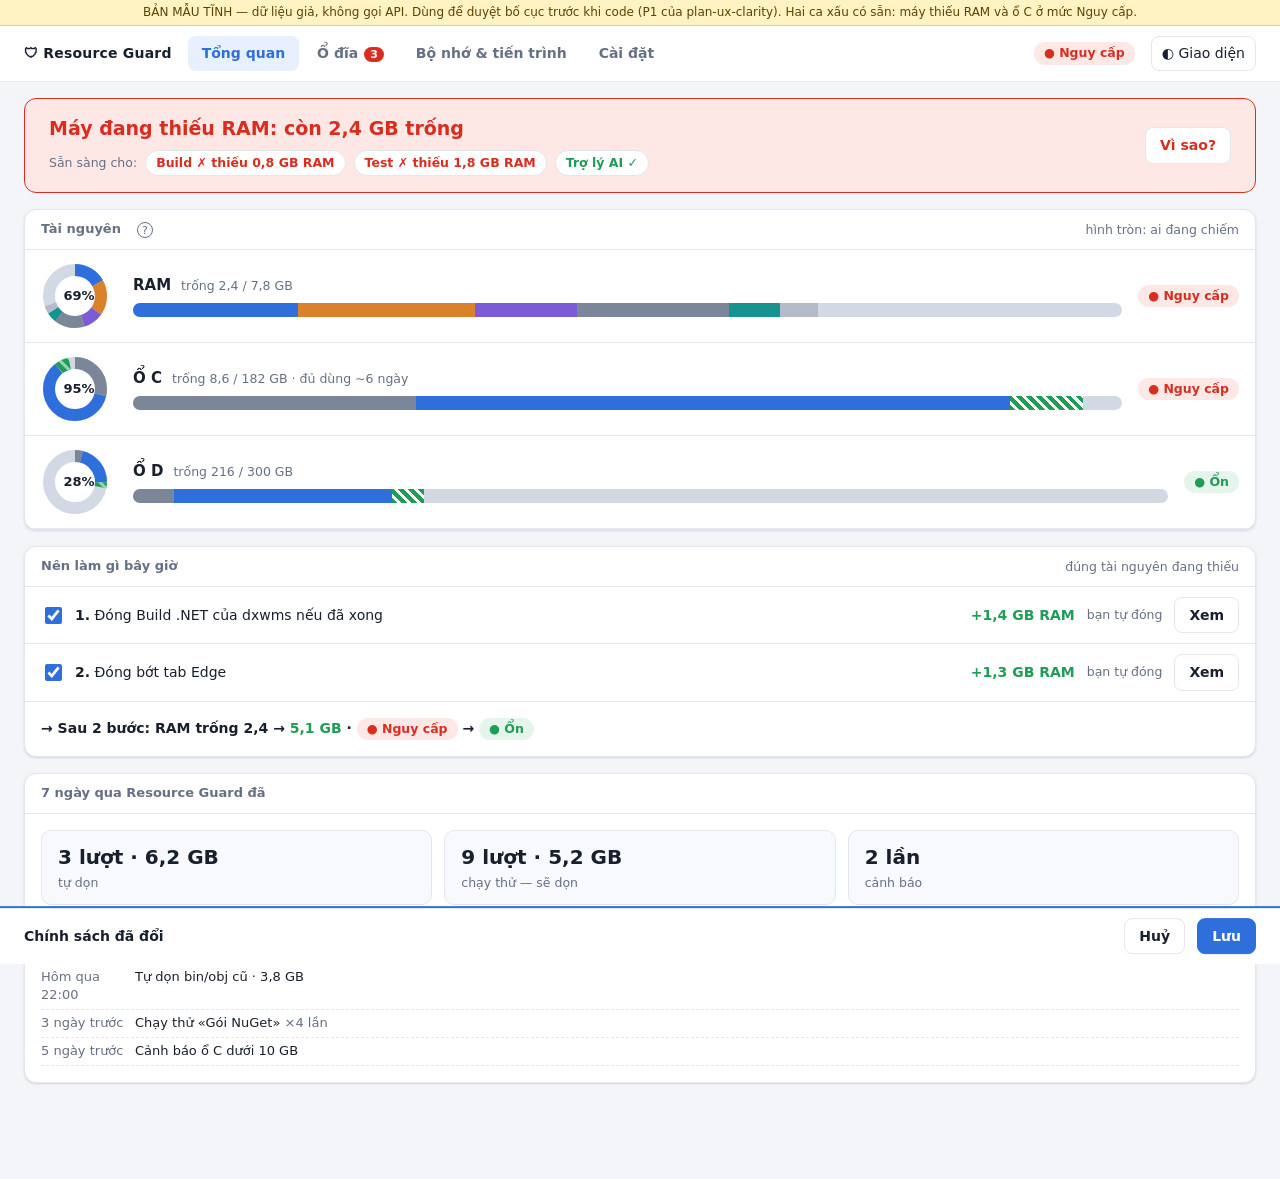
<file: docs/mockup/index.html>
<!doctype html>
<html lang="vi">
<head>
<meta charset="utf-8">
<meta name="viewport" content="width=device-width,initial-scale=1">
<title>Resource Guard — bản mẫu thiết kế (dữ liệu giả)</title>
<style>
:root{
  --bg:#f3f5f9;--panel:#fff;--panel2:#f8f9fc;--fg:#18202e;--mut:#667085;--line:#e2e6ee;--accent:#2f6fdb;--accent-fg:#fff;--accent-soft:#e8f0fd;
  --normal:#1f9d55;--caution:#c99700;--restricted:#d97706;--critical:#d92d20;
  --normal-soft:#e6f5ec;--caution-soft:#fbf3d6;--restricted-soft:#fdeedb;--critical-soft:#fde8e6;
  --free:#d3d9e4;--shadow:0 1px 2px rgba(16,24,40,.06),0 1px 3px rgba(16,24,40,.08);
  --r-browser:#2f6fdb;--r-build:#d9822b;--r-vscode:#7c5cd6;--r-windows:#7b8698;--r-ai:#14938f;--r-other:#b3bbc9;
  --d-mine:#2f6fdb;--d-review:#c99700;--d-system:#7b8698;
  --space-1:4px;--space-2:8px;--space-3:12px;--space-4:16px;--space-5:24px;--space-6:32px;--radius:12px;
}
:root[data-theme="dark"]{
  --bg:#0e1218;--panel:#171c25;--panel2:#1c222d;--fg:#e8ecf3;--mut:#9aa4b5;--line:#2a313e;--accent:#5b95f0;--accent-fg:#0b1220;--accent-soft:#1d2a42;
  --normal:#3ecb7e;--caution:#e6b422;--restricted:#f09a35;--critical:#f26b60;
  --normal-soft:#14291d;--caution-soft:#2e2711;--restricted-soft:#2f2111;--critical-soft:#33191a;
  --free:#323a49;--shadow:none;
  --r-browser:#5b95f0;--r-build:#f0a057;--r-vscode:#a68bf0;--r-windows:#8c97aa;--r-ai:#4fd1c5;--r-other:#4a5466;
  --d-mine:#5b95f0;--d-review:#e6b422;--d-system:#8c97aa;
}
@media (prefers-color-scheme:dark){:root:not([data-theme="light"]){
  --bg:#0e1218;--panel:#171c25;--panel2:#1c222d;--fg:#e8ecf3;--mut:#9aa4b5;--line:#2a313e;--accent:#5b95f0;--accent-fg:#0b1220;--accent-soft:#1d2a42;
  --normal:#3ecb7e;--caution:#e6b422;--restricted:#f09a35;--critical:#f26b60;
  --normal-soft:#14291d;--caution-soft:#2e2711;--restricted-soft:#2f2111;--critical-soft:#33191a;
  --free:#323a49;--shadow:none;
  --r-browser:#5b95f0;--r-build:#f0a057;--r-vscode:#a68bf0;--r-windows:#8c97aa;--r-ai:#4fd1c5;--r-other:#4a5466;
  --d-mine:#5b95f0;--d-review:#e6b422;--d-system:#8c97aa;
}}
*{box-sizing:border-box}
html,body{margin:0}
body{background:var(--bg);color:var(--fg);font:14px/1.45 "Segoe UI",system-ui,sans-serif}
button{font:inherit;color:inherit;cursor:pointer}
.proto{background:#fff3c4;color:#5c4400;font-size:12px;text-align:center;padding:4px 8px;border-bottom:1px solid #e6cf7a}
:root[data-theme="dark"] .proto{background:#3a2f0b;color:#f0d98a;border-color:#5a4a15}
.top{display:flex;align-items:center;gap:var(--space-4);padding:10px var(--space-5);background:var(--panel);border-bottom:1px solid var(--line);position:sticky;top:0;z-index:30}
.brand{font-weight:700;letter-spacing:.2px}
.nav{display:flex;gap:4px;flex:1}
.nav a{padding:7px 14px;border-radius:8px;color:var(--mut);text-decoration:none;font-weight:600;position:relative}
.nav a.on{background:var(--accent-soft);color:var(--accent)}
.nav .nb{background:var(--critical);color:#fff;border-radius:10px;font-size:11px;padding:1px 6px;margin-left:6px}
.ghost{background:transparent;border:1px solid var(--line);border-radius:8px;padding:6px 10px}
.ghost:hover{background:var(--panel2)}
.badge{display:inline-flex;align-items:center;gap:5px;border-radius:999px;padding:2px 10px;font-weight:600;font-size:12.5px;white-space:nowrap}
.b-normal{background:var(--normal-soft);color:var(--normal)}.b-caution{background:var(--caution-soft);color:var(--caution)}
.b-restricted{background:var(--restricted-soft);color:var(--restricted)}.b-critical{background:var(--critical-soft);color:var(--critical)}
main{max-width:1280px;margin:0 auto;padding:var(--space-4) var(--space-5) 96px}
.card{background:var(--panel);border:1px solid var(--line);border-radius:var(--radius);box-shadow:var(--shadow)}
.card h3{margin:0;font-size:13px;color:var(--mut);font-weight:600;text-transform:none}
.ph{display:flex;align-items:center;gap:var(--space-3);padding:10px var(--space-4);border-bottom:1px solid var(--line)}
.ph .sp{flex:1}
.pb{padding:var(--space-4)}
.mut{color:var(--mut)}.sm{font-size:12.5px}.num{font-variant-numeric:tabular-nums}
.help{display:inline-grid;place-items:center;width:16px;height:16px;border-radius:50%;border:1px solid var(--mut);color:var(--mut);font-size:11px;cursor:help;margin-left:4px}
.seg{display:inline-flex;border:1px solid var(--line);border-radius:8px;overflow:hidden}
.seg button{border:0;background:var(--panel);padding:4px 10px;font-size:12.5px;border-right:1px solid var(--line)}
.seg button:last-child{border-right:0}
.seg button.on{background:var(--accent);color:var(--accent-fg);font-weight:600}
.btn{border:1px solid var(--line);background:var(--panel);border-radius:8px;padding:7px 14px;font-weight:600}
.btn.pri{background:var(--accent);color:var(--accent-fg);border-color:var(--accent)}
.btn:disabled{opacity:.45;cursor:not-allowed}
.hatch{background-image:repeating-linear-gradient(45deg,transparent 0 4px,var(--panel) 4px 7px)}
/* sticky before→after */
.ws-sticky{position:sticky;top:53px;z-index:20;margin-bottom:var(--space-4)}
.rbar{display:flex;height:26px;border-radius:7px;overflow:hidden;background:var(--free);position:relative}
.rbar>div{height:100%;transition:width .25s}
.rbar>div[data-k]{cursor:pointer;border-right:2px solid var(--panel)}
.bar-lbl{display:flex;justify-content:space-between;gap:12px;margin-top:6px;font-size:13px;flex-wrap:wrap}
.bar-lbl b{font-variant-numeric:tabular-nums}
.marks{position:relative;height:30px;margin-top:2px}
.mark{position:absolute;top:0;transform:translateX(-50%);text-align:center;font-size:11.5px;color:var(--mut);white-space:nowrap}
.mark:before{content:"";display:block;width:1px;height:8px;background:var(--mut);margin:0 auto 2px}
/* free ruler */
.ruler{position:relative;margin:20px 8px 34px;height:22px;border-radius:6px;overflow:visible}
.ruler .z{position:absolute;top:0;bottom:0;font-size:11px;display:flex;align-items:center;justify-content:center;color:var(--fg);overflow:hidden;white-space:nowrap}
.ruler .z:first-child{border-radius:6px 0 0 6px}.ruler .z:last-of-type{border-radius:0 6px 6px 0}
.pin{position:absolute;top:-17px;font-size:12px;font-weight:600;white-space:nowrap;transform:translateX(-50%)}
.pin.l{transform:translateX(-100%)}.pin.r{transform:translateX(0)}
.pin:after{content:"";position:absolute;left:50%;top:15px;width:2px;height:20px;background:currentColor;opacity:.9}
.pin.l:after{left:100%}.pin.r:after{left:0}
.handle{position:absolute;top:0;bottom:-6px;width:20px;margin-left:-10px;cursor:ew-resize;touch-action:none;outline:none}
.handle:before{content:"";position:absolute;left:9px;top:-2px;bottom:6px;border-left:2px dashed var(--accent)}
.handle i{position:absolute;left:3px;bottom:-6px;width:14px;height:14px;border-radius:50%;background:var(--accent);border:2px solid var(--panel);box-shadow:0 0 0 1px var(--accent)}
.handle:focus-visible i{box-shadow:0 0 0 3px var(--accent-soft),0 0 0 4px var(--accent)}
.handle span{position:absolute;top:30px;left:50%;transform:translateX(-50%);font-size:12px;color:var(--accent);font-weight:600;white-space:nowrap}
/* workspace */
.ws{display:grid;grid-template-columns:55fr 45fr;gap:var(--space-4);align-items:start}
@media(max-width:980px){.ws{grid-template-columns:1fr}.top{flex-wrap:wrap}main{padding:var(--space-3) var(--space-3) 96px}}
.mapTop{display:flex;gap:var(--space-4);align-items:center;margin-bottom:var(--space-3)}
.donut{position:relative;flex:none}
.donut svg{display:block}
.donut .dseg{transition:opacity .15s,stroke-width .15s;cursor:pointer;fill:none}
.donut .ctr{position:absolute;inset:0;display:grid;place-content:center;text-align:center;pointer-events:none;line-height:1.2}
.donut .ctr b{font-size:17px;font-variant-numeric:tabular-nums}.donut .ctr span{font-size:11px;color:var(--mut)}
.donut.mini .ctr b{font-size:13px}.donut.mini .ctr span{display:none}
.legend{display:grid;gap:3px;font-size:12.5px;min-width:0;flex:1}
.legend div{display:flex;align-items:center;gap:7px;padding:2px 6px;border-radius:6px;cursor:pointer;min-width:0}
.legend div:hover,.legend div.hl{background:var(--panel2)}
.legend i{width:11px;height:11px;border-radius:3px;flex:none}
.legend .n{flex:1;white-space:nowrap;overflow:hidden;text-overflow:ellipsis}
.legend .v{font-variant-numeric:tabular-nums;color:var(--mut)}
.hlon .viz [data-k]:not(.hl){opacity:.38}
.hlon .donut .dseg.hl{stroke-width:30}
/* treemap */
.tm{position:relative;height:300px;border-radius:8px;background:var(--panel2);overflow:hidden}
.tm .p{position:absolute;border:1px solid var(--line);border-radius:5px;background:var(--panel2);overflow:hidden}
.tm .p>em{position:absolute;left:5px;top:1px;right:4px;font-style:normal;font-size:11px;font-weight:600;color:var(--mut);white-space:nowrap;overflow:hidden;text-overflow:ellipsis}
.tm .c{position:absolute;border-radius:3px;background:var(--d-mine);opacity:.55;color:#fff;font-size:11px;padding:2px 4px;overflow:hidden;white-space:nowrap;text-overflow:ellipsis;border:1px solid var(--panel);cursor:default}
.tm .c.k{opacity:1;background-color:var(--normal);background-image:repeating-linear-gradient(45deg,transparent 0 5px,rgba(255,255,255,.35) 5px 9px);cursor:pointer;font-weight:600}
.tm .c.rv{background:var(--d-review);opacity:.9;color:#1b1500;cursor:pointer;font-weight:600}
.tm .c.sel{outline:2px solid var(--fg);outline-offset:-2px;z-index:3}
.tm .c.k.off{background-color:var(--normal);opacity:.55}
.fixedStrip{margin-top:8px;border-radius:6px;padding:6px 10px;font-size:12.5px;color:var(--mut);background:repeating-linear-gradient(135deg,var(--panel2) 0 6px,var(--line) 6px 7px);border:1px solid var(--line)}
/* action rows */
.grow{border-bottom:1px solid var(--line);padding:10px var(--space-4);transition:background .15s}
.grow.hl{background:var(--accent-soft)}
.grow.flash{animation:fl 1s}
@keyframes fl{0%,60%{background:var(--accent-soft)}100%{background:transparent}}
.gtop{display:flex;align-items:center;gap:10px}
.gtop input{width:17px;height:17px;accent-color:var(--accent)}
.gname{font-weight:600;flex:1;min-width:0}
.gsz{font-variant-numeric:tabular-nums;font-weight:600}
.risk{font-size:12px;white-space:nowrap}.risk.low{color:var(--normal)}.risk.mid{color:var(--restricted)}.risk.high{color:var(--critical)}
.gsub{margin:2px 0 0 27px;color:var(--mut);font-size:12.5px}
.gctl{display:flex;align-items:center;gap:10px;margin:7px 0 0 27px;flex-wrap:wrap}
.exp{border:0;background:transparent;color:var(--accent);font-weight:600;padding:2px 4px}
.items{margin:8px 0 0 27px;max-height:210px;overflow:auto;border:1px solid var(--line);border-radius:8px}
.items .it{display:grid;grid-template-columns:1fr auto auto 26px;gap:10px;padding:5px 10px;font-size:12.5px;border-bottom:1px solid var(--line);align-items:center}
.items .it:last-child{border:0}
.items .it .n{white-space:nowrap;overflow:hidden;text-overflow:ellipsis}
.items .it small{color:var(--mut)}
.shield{border:0;background:transparent;opacity:.5;padding:0}.shield.on{opacity:1}
.sec{padding:8px var(--space-4);background:var(--panel2);color:var(--mut);font-weight:600;font-size:12.5px;display:flex;align-items:center;gap:10px;border-bottom:1px solid var(--line)}
.sec .sp{flex:1}
.savebar{position:fixed;left:0;right:0;bottom:0;z-index:40;background:var(--panel);border-top:2px solid var(--accent);padding:10px var(--space-5);display:flex;gap:12px;align-items:center;transform:translateY(110%);transition:transform .2s}
.savebar.show{transform:none}
.savebar .sp{flex:1}
.autoRow{display:flex;gap:12px;align-items:center;flex-wrap:wrap;padding:10px var(--space-4);border-bottom:1px solid var(--line);font-size:13px}
/* mem */
.plist .pr{display:grid;grid-template-columns:18px 1fr auto auto;gap:10px;padding:8px var(--space-4);border-bottom:1px solid var(--line);align-items:center;cursor:pointer}
.plist .pr.hl{background:var(--accent-soft)}
.plist .pr.sel{box-shadow:inset 3px 0 0 var(--accent);background:var(--accent-soft)}
.plist .dot{width:12px;height:12px;border-radius:3px}
.plist .ch{padding:5px var(--space-4) 5px 44px;font-size:12.5px;color:var(--mut);border-bottom:1px dashed var(--line);display:flex;gap:8px}
.plist .ch b{color:var(--fg);font-weight:600}
.kv{display:grid;grid-template-columns:78px 1fr;gap:6px 10px;font-size:13.5px}
.kv dt{color:var(--mut)}.kv dd{margin:0;min-width:0;word-break:break-word}
code{background:var(--panel2);border:1px solid var(--line);padding:1px 6px;border-radius:5px;font-size:12px;word-break:break-all}
.empty{height:56px;border:1px dashed var(--line);border-radius:8px;display:grid;place-items:center;color:var(--mut);font-size:12.5px}
.gain{padding:8px 12px;border-radius:8px;background:var(--normal-soft);color:var(--normal);font-weight:600;margin:12px 0}
/* home */
.alert{display:flex;align-items:center;gap:var(--space-4);padding:var(--space-4) var(--space-5);border-radius:var(--radius);margin-bottom:var(--space-4);border:1px solid}
.alert h2{margin:0;font-size:19px}
.alert.b-critical{border-color:var(--critical)}.alert.b-normal{border-color:var(--normal)}
.alert .sp{flex:1}
.chips{display:flex;gap:8px;flex-wrap:wrap;margin-top:8px}
.chip{padding:3px 10px;border-radius:999px;font-size:12.5px;font-weight:600;background:var(--panel);border:1px solid var(--line);color:var(--fg)}
.chip.no{color:var(--critical)}.chip.ok{color:var(--normal)}
.res{display:grid;grid-template-columns:76px 1fr auto;gap:var(--space-4);align-items:center;padding:var(--space-3) var(--space-4);border-bottom:1px solid var(--line);cursor:pointer}
.res:hover{background:var(--panel2)}
.res .t{font-weight:700;font-size:15px}
.step{display:grid;grid-template-columns:22px 1fr auto auto auto;gap:12px;align-items:center;padding:10px var(--space-4);border-bottom:1px solid var(--line)}
.step input{width:17px;height:17px;accent-color:var(--accent)}
.tiles{display:grid;grid-template-columns:repeat(3,1fr);gap:var(--space-3)}
@media(max-width:700px){.tiles{grid-template-columns:1fr}.step{grid-template-columns:22px 1fr auto}}
.tile{padding:var(--space-3) var(--space-4);border-radius:10px;background:var(--panel2);border:1px solid var(--line)}
.tile b{display:block;font-size:20px;font-variant-numeric:tabular-nums}
.tl{margin-top:var(--space-3);font-size:13px}
.tl div{display:flex;gap:10px;padding:4px 0;border-bottom:1px dashed var(--line)}
.tl time{color:var(--mut);width:84px;flex:none}
.tl .x{color:var(--mut)}
.toast{position:fixed;left:50%;bottom:76px;transform:translateX(-50%);background:var(--fg);color:var(--bg);padding:9px 16px;border-radius:8px;z-index:60;opacity:0;pointer-events:none;transition:opacity .2s}
.toast.show{opacity:1}
.modal{position:fixed;inset:0;background:rgba(0,0,0,.45);display:none;place-items:center;z-index:70}
.modal.show{display:grid}
.modal .box{background:var(--panel);border-radius:12px;max-width:460px;width:92%;padding:var(--space-5)}
.modal h3{font-size:17px;color:var(--fg);margin:0 0 8px}
.hint{font-size:12.5px;color:var(--mut)}
.pop{position:absolute;right:0;top:100%;margin-top:6px;width:300px;background:var(--panel);border:1px solid var(--line);border-radius:10px;box-shadow:0 8px 24px rgba(0,0,0,.18);padding:12px;z-index:50;display:none;font-size:13px;text-align:left}
.pop.show{display:block}

/* v2: một thanh duy nhất có mốc tự dọn kéo được; dải trạng thái dán sát thanh; bản đồ tô theo 6 nhóm */
#sum{overflow:visible}
.barwrap{position:relative;padding-top:24px;margin-bottom:12px}
.zstrip{position:relative;height:5px;margin-top:3px;border-radius:3px;overflow:hidden;opacity:.85}
.zstrip i{position:absolute;top:0;bottom:0}
.autoz{position:absolute;bottom:-4px;height:3px;border-radius:2px;background:var(--accent);opacity:.9}
.autoz.off{background:var(--mut);opacity:.4}
.thr{position:absolute;top:0;bottom:-6px;width:22px;margin-left:-11px;cursor:ew-resize;touch-action:none;outline:none;z-index:5}
.thr:before{content:"";position:absolute;left:10px;top:30px;bottom:0;border-left:2px solid var(--fg)}
.thr i{position:absolute;left:4px;top:19px;width:14px;height:14px;border-radius:50%;background:var(--accent);border:2px solid var(--panel);box-shadow:0 0 0 1px var(--fg)}
.thr.off i{background:var(--mut)}
.thr:focus-visible i{box-shadow:0 0 0 3px var(--accent-soft),0 0 0 4px var(--accent)}
.thr .thl{position:absolute;top:0;left:50%;transform:translateX(-50%);font-size:12px;font-weight:600;white-space:nowrap;color:var(--fg)}
.thr.r .thl{left:auto;right:-4px;transform:none}
.thr .tp{display:none;position:absolute;top:calc(100% + 10px);left:50%;transform:translateX(-50%);width:max-content;max-width:330px;background:var(--panel);border:1px solid var(--line);border-radius:10px;box-shadow:0 6px 24px rgba(16,24,40,.18);padding:9px 12px;font-size:12.5px;line-height:1.5;cursor:default}
.thr.r .tp{left:auto;right:-6px;transform:none}
.thr:hover .tp,.thr.drag .tp,.thr:focus-visible .tp{display:block}
.thr:hover .thl,.thr.drag .thl{visibility:hidden}
.seg button:disabled{opacity:.5;cursor:not-allowed}
.tm{height:340px}
.tm .c small{display:block;font-weight:400;opacity:.9}
.tm .c.cs-mine{background:var(--d-mine);opacity:.55}
.tm .c.cs-clean{background:var(--normal);opacity:.9;cursor:pointer;font-weight:600}
.tm .c.cs-sel{background-color:var(--normal);background-image:repeating-linear-gradient(45deg,transparent 0 5px,rgba(255,255,255,.35) 5px 9px);opacity:1;cursor:pointer;font-weight:600}
.tm .c.cs-review{background:var(--d-review);opacity:.92;color:#1b1500;cursor:pointer;font-weight:600}
.tm .c.cs-sys{background:var(--d-system);opacity:.85;color:#fff}
.tm .c.cs-free{background:transparent;border:1px dashed var(--mut);color:var(--mut);opacity:1}
.vd{display:inline-block;font-size:11.5px;font-weight:700;padding:1px 8px;border-radius:999px;margin-right:4px}
.vd-del{background:var(--restricted-soft);color:var(--restricted)}.vd-keep{background:var(--accent-soft);color:var(--accent)}.vd-ask{background:var(--caution-soft);color:var(--caution)}
</style>
</head>
<body>
<svg width="0" height="0" style="position:absolute" aria-hidden="true"><defs>
  <pattern id="hatchP" width="8" height="8" patternUnits="userSpaceOnUse" patternTransform="rotate(45)"><rect width="3" height="8" fill="#fff" opacity=".55"/></pattern>
</defs></svg>
<div class="proto">BẢN MẪU TĨNH — dữ liệu giả, không gọi API. Dùng để duyệt bố cục trước khi code (P1 của plan-ux-clarity). Hai ca xấu có sẵn: máy thiếu RAM và ổ C ở mức Nguy cấp.</div>
<header class="top">
  <span class="brand">🛡 Resource Guard</span>
  <nav class="nav" id="nav"></nav>
  <span style="position:relative"><button class="badge b-critical" id="stBadge" style="border:0">● Nguy cấp</button>
    <div class="pop" id="stPop"><b>Vì sao Nguy cấp?</b><div style="margin:6px 0">• RAM trống 2,4 GB (dưới 2,5 GB)<br>• Ổ C còn 8,6 GB (dưới 10 GB)</div>
      <a href="#mem">Xem RAM</a> · <a href="#disk">Xem ổ C</a></div></span>
  <button class="ghost" id="themeBtn" title="Đổi giao diện sáng / tối">◐ Giao diện</button>
</header>
<main id="view"></main>
<div class="savebar" id="savebar"><b>Chính sách đã đổi</b><span class="mut sm" id="saveTxt"></span><span class="sp"></span><button class="btn" id="saveCancel">Huỷ</button><button class="btn pri" id="saveOk">Lưu</button></div>
<div class="toast" id="toast"></div>
<div class="modal" id="modal"><div class="box" id="modalBox"></div></div>

<script>
(function(){
"use strict";
/* ---------- tiện ích ---------- */
function $(s,r){return (r||document).querySelector(s)}
function $$(s,r){return [].slice.call((r||document).querySelectorAll(s))}
function esc(s){return String(s).replace(/[&<>"]/g,function(c){return {"&":"&amp;","<":"&lt;",">":"&gt;",'"':"&quot;"}[c]})}
function fmtGB(n){ if(n>0&&n<0.05)return Math.max(1,Math.round(n*1024))+" MB"; var d=n>=100?0:1; return n.toFixed(d).replace(".",",")+" GB"; }
function stDisk(f){return f<10?["critical","Nguy cấp"]:f<15?["restricted","Hạn chế"]:f<20?["caution","Cần chú ý"]:["normal","Ổn"]}
function stRam(f){return f<2.5?["critical","Nguy cấp"]:f<3.5?["restricted","Hạn chế"]:f<5?["caution","Cần chú ý"]:["normal","Ổn"]}
function badge(st){return '<span class="badge b-'+st[0]+'">● '+st[1]+'</span>'}
function help(t){return '<span class="help" title="'+esc(t)+'" aria-label="'+esc(t)+'" tabindex="0">?</span>'}
var toastT;function toast(t){var e=$("#toast");e.textContent=t;e.classList.add("show");clearTimeout(toastT);toastT=setTimeout(function(){e.classList.remove("show")},2600)}
function modal(html,onOk){var m=$("#modal");$("#modalBox").innerHTML=html;m.classList.add("show");
  $("#mCancel").onclick=function(){m.classList.remove("show")};
  $("#mOk").onclick=function(){m.classList.remove("show");onOk&&onOk()}}
/* ---------- liên kết hover/chọn: mọi thành phần dùng chung một kênh ---------- */
var hlKeys=[];
function setHL(keys){hlKeys=keys||[];var v=$("#view");v.classList.toggle("hlon",hlKeys.length>0);
  $$("[data-k]",v).forEach(function(e){var ks=(e.getAttribute("data-k")||"").split(" ");
    var on=hlKeys.length&&ks.some(function(k){return k&&hlKeys.indexOf(k)>=0});e.classList.toggle("hl",!!on)})}
function wireHL(root,getKeys){ /* rê chuột vào phần tử có data-k → sáng */
  root.addEventListener("mouseover",function(e){var t=e.target.closest("[data-k]");if(t&&t.getAttribute("data-k"))setHL((getKeys?getKeys(t):t.getAttribute("data-k").split(" ")))});
  root.addEventListener("mouseleave",function(){setHL(pinned())},true);
}
var pinnedKeys=[];function pinned(){return pinnedKeys}

/* ---------- biểu đồ tròn (donut) ---------- */
/* segs: [{k, name, v, color, hatch}], total, center:{big, small} */
function donut(el,segs,total,center,size,thick){
  size=size||132;thick=thick||24;var R=(size-thick)/2-2,C=2*Math.PI*R,off=0,cx=size/2;
  var s='<svg width="'+size+'" height="'+size+'" viewBox="0 0 '+size+' '+size+'" role="img" aria-label="'+esc(center.small||"")+'">';
  s+='<circle cx="'+cx+'" cy="'+cx+'" r="'+R+'" fill="none" stroke="var(--free)" stroke-width="'+thick+'"/>';
  segs.forEach(function(g){ if(g.v<=0)return; var len=Math.max(0.6,g.v/total*C);
    var a='cx="'+cx+'" cy="'+cx+'" r="'+R+'" stroke-width="'+thick+'" stroke-dasharray="'+len+" "+(C-len)+'" stroke-dashoffset="'+(-off)+'" transform="rotate(-90 '+cx+" "+cx+')"';
    s+='<circle class="dseg" data-k="'+esc(g.k||"")+'" '+a+' stroke="'+g.color+'"><title>'+esc(g.name)+": "+fmtGB(g.v)+'</title></circle>';
    if(g.hatch)s+='<circle class="dseg" data-k="'+esc(g.k||"")+'" '+a+' stroke="url(#hatchP)" style="pointer-events:none"/>';
    off+=len});
  s+='</svg><div class="ctr"><b>'+center.big+'</b><span>'+center.small+'</span></div>';
  el.innerHTML=s;el.classList.add("donut","viz");el.classList.toggle("mini",size<90);
}
function legend(el,rows){ /* rows: [{k,name,v,color,hatch}] */
  el.className="legend viz";
  el.innerHTML=rows.map(function(r){return '<div data-k="'+esc(r.k||"")+'"><i class="'+(r.hatch?"hatch":"")+'" style="background-color:'+r.color+'"></i><span class="n">'+esc(r.name)+'</span><span class="v num">'+fmtGB(r.v)+'</span></div>'}).join("");
}

/* ---------- treemap 2 cấp (squarify) ---------- */
function worst(row,sum,side){var mx=0,mn=1e18;row.forEach(function(a){mx=Math.max(mx,a.a);mn=Math.min(mn,a.a)});return Math.max(side*side*mx/(sum*sum),sum*sum/(side*side*mn))}
function layout(items,x,y,w,h){
  var tot=0;items.forEach(function(i){tot+=i.v});var k=w*h/tot,res=[];
  var arr=items.map(function(i){return {it:i,a:i.v*k}}).sort(function(a,b){return b.a-a.a});
  while(arr.length){var side=Math.min(w,h),row=[arr[0]],s=arr[0].a,i=1;
    while(i<arr.length){var s2=s+arr[i].a;if(worst(row.concat([arr[i]]),s2,side)<=worst(row,s,side)){row.push(arr[i]);s=s2;i++}else break}
    var th=s/side,off=0;
    row.forEach(function(r){var len=r.a/th;
      if(w>=h)res.push({it:r.it,x:x,y:y+off,w:th,h:len});else res.push({it:r.it,x:x+off,y:y,w:len,h:th});off+=len});
    if(w>=h){x+=th;w-=th}else{y+=th;h-=th}arr.splice(0,row.length)}
  return res}
/* treemap theo thư mục, MỌI ô tô màu theo cùng 6 nhóm với hình tròn: tổng diện tích mỗi màu = đúng phần tương ứng của hình tròn */
function treemap(el,tree,clsOf){
  var W=el.clientWidth||520,H=el.clientHeight||300,h='';
  function tile(m,x,y,w,hh,big){var c=clsOf(m),k=c+(m.k?" "+m.k:"");
    return '<div class="c cs-'+c+'" data-k="'+esc(k)+'" data-tm="'+esc(m.k||"")+'" style="left:'+x+'px;top:'+y+'px;width:'+w+'px;height:'+hh+'px" title="'+esc(m.n)+": "+fmtGB(m.v)+'">'+(w>62&&hh>(big?34:22)?esc(m.n)+(hh>40?'<small>'+fmtGB(m.v)+'</small>':''):"")+'</div>'}
  layout(tree,0,0,W,H).forEach(function(p){var n=p.it;
    if(!n.c){h+=tile(n,p.x,p.y,p.w,p.h,1);return}
    h+='<div class="p" style="left:'+p.x+'px;top:'+p.y+'px;width:'+p.w+'px;height:'+p.h+'px"><em>'+esc(n.n)+" · "+fmtGB(n.v)+'</em>';
    if(p.w>46&&p.h>40){layout(n.c,3,17,p.w-8,p.h-21).forEach(function(c){h+=tile(c.it,c.x,c.y,c.w,c.h,0)})}
    h+='</div>'});
  el.innerHTML=h;el.classList.add("viz")}
/* dải màu trạng thái dán sát dưới thanh (không nhãn, rê chuột ra giải thích); thr = ngưỡng "trống dưới" [nguy cấp, hạn chế, cần chú ý]; vẽ trên trục ĐÃ DÙNG */
function zstrip(total,thr){
  var z=[[0,total-thr[2],"normal","Ổn: trống từ "+fmtGB(thr[2])],[total-thr[2],total-thr[1],"caution","Cần chú ý: trống dưới "+fmtGB(thr[2])],[total-thr[1],total-thr[0],"restricted","Hạn chế: trống dưới "+fmtGB(thr[1])],[total-thr[0],total,"critical","Nguy cấp: trống dưới "+fmtGB(thr[0])]];
  return z.map(function(s){return '<i style="left:'+s[0]/total*100+'%;width:'+(s[1]-s[0])/total*100+'%;background:var(--'+s[2]+')" title="'+esc(s[3])+'"></i>'}).join("")}

/* ====================================================================== */
/*                               DỮ LIỆU MẪU                                */
/* ====================================================================== */
function mkItems(proj,suffix,total,count,age){ /* sinh mục, tên dài, kích thước lệch để có cả MB lẫn GB */
  var w=[],s=0,i;for(i=0;i<count;i++){var x=Math.pow(1.17,count-i)+0.15;w.push(x);s+=x}
  return w.map(function(x,i){var p=proj[i%proj.length];return {n:suffix+" · "+p,p:"…\\source\\repos\\"+p+"\\"+suffix,s:total*x/s,age:age+((i*7)%120)}})}
var PROJ=["Customer-Warehouse-Management-Legacy-Integration-Gateway","dxwms","wms-api","wms-mobile-handheld","reporting-service","label-printing","barcode-sdk-samples","inventory-sync-worker","angular-admin-portal","ops-dashboard"];
var DR={
 C:{name:"C:",total:182,free:8.6,fixed:52,
  groups:[
   {k:"nuget",name:"Gói NuGet không dùng 14 ngày",size:7.3,risk:"low",mode:"auto",ev:"9 lượt chạy thử: 41 mục, 5,2 GB",items:mkItems(["~\\.nuget\\packages"],"microsoft.*, newtonsoft.*",7.3,3,40)},
   {k:"temp",name:"Tệp tạm & cache (không tiến trình nào đang dùng)",size:5.8,risk:"low",mode:"auto",ev:"Gom từ 4 nơi · bỏ qua cache Edge 8,0 GB vì Edge đang chạy",items:[
     {n:"Windows\\Temp",p:"C:\\Windows\\Temp",s:1.8,age:12},{n:"%TEMP% của bạn",p:"C:\\Users\\hue\\AppData\\Local\\Temp",s:1.2,age:9},
     {n:"Cache npm · pip · gradle",p:"C:\\Users\\hue\\AppData\\Local\\{npm-cache,pip,gradle}",s:2.0,age:30},{n:"Windows Update đã tải",p:"C:\\Windows\\SoftwareDistribution\\Download",s:0.8,age:21}]},
   {k:"binobj",name:"bin/obj cũ (không build 30 ngày)",size:4.1,risk:"low",mode:"auto",ev:"Chạy thử 4 lượt: 22 mục, 3,8 GB",items:mkItems(PROJ,"bin+obj",4.1,11,45)},
   {k:"nodemod",name:"node_modules của dự án cũ",size:2.0,risk:"mid",mode:"ask",ev:"Chưa chạy thử lượt nào",items:mkItems(PROJ,"node_modules",2.0,40,90)}],
  review:[
   {n:"Downloads\\setup-vs2022-enterprise-preview-17.12.exe",s:3.1,age:"210 ngày",ev:"Bộ cài · không tiến trình nào dùng · bản này đã được cài",ai:{v:"del",c:94,why:"Bộ cài đã dùng xong, tải lại được từ trang chủ."}},
   {n:"Downloads\\backup-2023-06-wms-db.zip",s:1.7,age:"380 ngày",ev:"Tệp nén sao lưu CSDL · không có bản nào khác cùng tên",ai:{v:"keep",c:71,why:"Có thể là bản sao lưu duy nhất; chép sang ổ D trước khi xoá."}},
   {n:"AppData\\Local\\Temp\\dump_9f3a.dmp",s:0.7,age:"60 ngày",ev:"Crash dump · chương trình sinh ra nó đã được gỡ",ai:{v:"del",c:88,why:"Tệp báo lỗi của chương trình không còn cài trên máy."}},
   {n:"Dữ liệu SQL\\wms_dev_2022.mdf (+ .ldf)",s:4.2,age:"14 tháng không truy cập",ev:"Tệp CSDL · không có dịch vụ SQL nào đang gắn tệp này",ai2:{v:"ask",c:62,why:"Không còn được gắn vào SQL Server, nhưng tên giống CSDL dự án đang làm: nên xem lại."}},
   {n:"Chương trình: Android Studio (2021)",s:5.6,age:"mở lần cuối 11 tháng trước",ev:"Chương trình cài đặt · không chạy · dự án Android cuối sửa 2022",ai2:{v:"del",c:83,why:"Không dùng 11 tháng, không dự án nào hiện còn tham chiếu. Gỡ bằng Cài đặt Windows."}}],
  prot:[{n:"source\\repos\\dxwms\\.git (dự án đang mở)",s:1.0}],
  tree:[
   {n:"Hệ thống & chương trình (không quét chi tiết)",v:52,sys:1},
   {n:"Users\\hue\\source",v:48,c:[{n:"dxwms",v:14},{n:"wms-api",v:11},{n:"Customer-Warehouse-Management-Legacy-Integration-Gateway",v:9.5},{n:"bin/obj cũ",v:4.1,k:"binobj"},{n:"node_modules cũ",v:2.0,k:"nodemod"},{n:"Khác",v:7.4}]},
   {n:"Tệp tạm & cache (gom từ 4 nơi)",v:5.8,c:[{n:"Windows\\Temp",v:1.8,k:"temp"},{n:"%TEMP%",v:1.2,k:"temp"},{n:"npm · pip · gradle",v:2.0,k:"temp"},{n:"Windows Update",v:0.8,k:"temp"}]},
   {n:"AppData",v:22,c:[{n:"Edge cache (Edge đang chạy)",v:8},{n:"dump_9f3a.dmp",v:0.7,rv:1},{n:"Khác",v:13.3}]},
   {n:".nuget",v:7.3,c:[{n:"packages",v:7.3,k:"nuget"}]},
   {n:"Downloads",v:9,c:[{n:"Cài đặt .exe",v:3.1,rv:1},{n:"Nén .zip",v:1.7,rv:1},{n:"Khác",v:4.2}]},
   {n:"Chương trình ít dùng",v:5.6,c:[{n:"Android Studio",v:5.6,rv:1}]},
   {n:"Dữ liệu SQL",v:4.2,c:[{n:"wms_dev_2022.mdf",v:4.2,rv:1}]},
   {n:"Documents",v:8,c:[{n:"Tài liệu",v:8}]},
   {n:"Khác trong hồ sơ",v:11.5,c:[{n:"Ảnh, video, nhạc",v:11.5}]},
   {n:"Trống",v:8.6,free:1}]},
 D:{name:"D:",total:300,free:216,fixed:12,
  groups:[
   {k:"docker",name:"Ảnh Docker không dùng",size:6.0,risk:"mid",mode:"ask",ev:"Chưa chạy thử lượt nào",items:mkItems(["wms-api","wms-web","mssql-dev"],"image",6.0,3,50)},
   {k:"oldbak",name:"Bản sao lưu cũ hơn 90 ngày",size:3.2,risk:"low",mode:"keep",ev:"Đang đặt «Luôn giữ»",items:mkItems(["db-nightly"],"bak",3.2,2,120)}],
  review:[],prot:[],
  tree:[{n:"Hệ thống & chương trình",v:12,sys:1},{n:"D:\\Backups",v:20,c:[{n:"Bản cũ",v:3.2,k:"oldbak"},{n:"Gần đây",v:16.8}]},{n:"D:\\Docker",v:18,c:[{n:"Ảnh dùng",v:12},{n:"Ảnh không dùng",v:6,k:"docker"}]},{n:"D:\\Data",v:34,c:[{n:"Dữ liệu",v:34}]},{n:"Trống",v:216,free:1}]}
};
var RAM={total:7.8,free:2.4,
 groups:[
  {k:"browser",name:"Trình duyệt Edge (23 tiến trình)",short:"Trình duyệt",v:1.3,cpu:2,color:"var(--r-browser)",closable:true,
   what:"Các tab trình duyệt đang mở, trong đó một tab Azure DevOps chiếm nhiều nhất.",who:"Bạn mở (Edge)",cmd:"msedge.exe --type=renderer --lang=vi --enable-features=…",hint:"Muốn đóng: đóng bớt tab trong Edge.",
   procs:[["msedge · tab «Azure DevOps — Boards»","0,32 GB"],["msedge · tab «Stack Overflow»","0,21 GB"],["msedge · GPU process","0,18 GB"],["…còn 20 tiến trình nhỏ","0,59 GB"]],series:null},
  {k:"build",name:"Build .NET · dự án dxwms",short:"Build .NET",v:1.4,cpu:38,color:"var(--r-build)",closable:true,
   what:"Đang build dự án dxwms (dotnet build) và trình biên dịch C# chạy nền.",who:"VS Code → pwsh → dotnet (chạy 4 phút)",cmd:"dotnet build src\\Dxwms.Api\\Dxwms.Api.csproj --configuration Debug --token ****",hint:"Muốn đóng: nhấn Ctrl+C ở terminal trong VS Code.",
   procs:[["dotnet build · do VS Code mở","0,85 GB"],["VBCSCompiler · trình biên dịch C# chạy nền","0,41 GB"],["MSBuild node · nút build phụ","0,14 GB"]],series:[3,3,4,5,5,6,8,9,8,7,9,11,12,13,12,14,13,12,14,14,13,14,14,14]},
  {k:"vscode",name:"VS Code (12 tiến trình)",short:"VS Code",v:0.8,cpu:4,color:"var(--r-vscode)",closable:true,
   what:"Trình soạn thảo cùng các tiện ích mở rộng (C#, Angular).",who:"Bạn mở",cmd:"Code.exe --type=extensionHost …",hint:"Muốn đóng: tắt cửa sổ VS Code.",
   procs:[["Code · extension host","0,31 GB"],["Code · C# language server","0,28 GB"],["…còn 10 tiến trình nhỏ","0,21 GB"]],series:null},
  {k:"windows",name:"Windows (dịch vụ hệ thống)",short:"Windows",v:1.2,cpu:3,color:"var(--r-windows)",closable:false,
   what:"Dịch vụ nền của hệ điều hành: svchost (2 dịch vụ lớn nhất: Windows Update, SysMain).",who:"Hệ thống",cmd:"(không đọc được dòng lệnh — thiếu quyền)",hint:"Không nên đóng — là phần của Windows.",
   procs:[["svchost · Windows Update, SysMain","0,52 GB"],["MsMpEng · Windows Defender","0,38 GB"],["…còn 40 dịch vụ nhỏ","0,30 GB"]],series:null},
  {k:"ai",name:"Trợ lý AI: claude (được bảo vệ)",short:"Trợ lý AI",v:0.4,cpu:1,color:"var(--r-ai)",closable:false,
   what:"Trợ lý lập trình đang chạy trong terminal.",who:"Bạn mở (pwsh)",cmd:"node claude.js --resume",hint:"Được bảo vệ — Resource Guard không đề xuất đóng.",
   procs:[["node · claude","0,40 GB"]],series:null},
  {k:"other",name:"Khác (31 tiến trình nhỏ)",short:"Khác",v:0.3,cpu:1,color:"var(--r-other)",closable:true,
   what:"Nhiều tiến trình nhỏ, mỗi cái dưới 50 MB.",who:"Nhiều nguồn",cmd:"—",hint:"Không đáng đóng — mỗi cái quá nhỏ.",
   procs:[["31 tiến trình < 50 MB","0,30 GB"]],series:null}]};
RAM.used=RAM.total-RAM.free;
var USEDSUM=0;RAM.groups.forEach(function(g){USEDSUM+=g.v});

/* ====================================================================== */
/*                               ĐIỀU HƯỚNG                                 */
/* ====================================================================== */
var NAV=[["home","Tổng quan"],["disk","Ổ đĩa"],["mem","Bộ nhớ & tiến trình"],["settings","Cài đặt"]];
function renderNav(cur){$("#nav").innerHTML=NAV.map(function(n){return '<a href="#'+n[0]+'" class="'+(n[0]===cur?"on":"")+'">'+n[1]+(n[0]==="disk"?'<span class="nb" title="Mục dọn được">3</span>':"")+'</a>'}).join("")}
var cleanup=null;
function route(){
  var h=(location.hash||"#home").slice(1);if(!/^(home|disk|mem|settings)$/.test(h))h="home";
  if(cleanup){cleanup();cleanup=null}
  pinnedKeys=[];$("#savebar").classList.remove("show");renderNav(h);
  var old=$("#view"),v=old.cloneNode(false);old.parentNode.replaceChild(v,old);v.className="";
  ({home:pgHome,disk:pgDisk,mem:pgMem,settings:pgSettings})[h](v);window.scrollTo(0,0)}
window.addEventListener("hashchange",route);
$("#stBadge").onclick=function(e){e.stopPropagation();$("#stPop").classList.toggle("show")};
document.addEventListener("click",function(){$("#stPop").classList.remove("show")});
$("#themeBtn").onclick=function(){var r=document.documentElement,d=r.getAttribute("data-theme");
  var cur=d||(matchMedia("(prefers-color-scheme:dark)").matches?"dark":"light");r.setAttribute("data-theme",cur==="dark"?"light":"dark");setTimeout(route,0)};

/* ====================================================================== */
/*                               MÀN Ổ ĐĨA                                  */
/* ====================================================================== */
var DS={};/* trạng thái từng ổ */
function initDS(d){if(DS[d])return;var D=DR[d];DS[d]={sel:{},mode:{},thr:10,auto:"dry",open:{},view:"map",prot:{}};
  D.groups.forEach(function(g,i){DS[d].sel[g.k]=g.mode!=="keep"&&g.risk==="low";DS[d].mode[g.k]=g.mode});
  DS[d].init=JSON.stringify([DS[d].mode,DS[d].thr,DS[d].auto])}
var curDrive="C";
function pgDisk(view){
  var d=curDrive;initDS(d);var D=DR[d],S=DS[d],TH=[10,15,20];
  /* 6 nhóm dùng chung cho thanh, hình tròn, bản đồ, chú giải: [khoá, tên, màu, gạch chéo] */
  var CLS=[["sys","Hệ thống & chương trình","var(--d-system)"],["mine","Dự án & tệp của bạn","var(--d-mine)"],["review","Cần bạn xem lại","var(--d-review)"],["clean","Dọn được, chưa chọn","var(--normal)"],["sel","Sẽ dọn (đã chọn)","var(--normal)",1],["free","Trống","var(--free)"]];
  view.innerHTML=
   '<div class="ph card" style="border-radius:var(--radius);margin-bottom:var(--space-3)">'+
   ["C","D"].map(function(x){var f=DR[x].free,st=stDisk(f);return '<button class="btn '+(x===d?"pri":"")+'" data-drive="'+x+'">'+x+': còn '+fmtGB(f)+' &nbsp;'+(x===d?'':badge(st))+'</button>'}).join("")+
   (function(){var st=stDisk(D.free);return badge(st)})()+
   '<span class="sp"></span><span class="mut sm">quét 3 phút trước</span><button class="btn" id="rescan">Quét lại</button></div>'+
   '<section class="card ws-sticky" id="sum"><div class="pb">'+
     '<div class="barwrap" id="barwrap"><div class="rbar viz" id="bar"></div><div class="zstrip" id="zs"></div><div class="autoz" id="autoz"></div>'+
       '<div class="thr" id="thr" tabindex="0" role="slider" aria-label="Mốc tự dọn: kéo để đổi"><i></i><span class="thl" id="tl"></span><div class="tp" id="tp"></div></div></div>'+
     '<div class="bar-lbl" id="barLbl"></div>'+
     '<div style="display:flex;gap:12px;align-items:center;flex-wrap:wrap;margin-top:8px"><span id="sumTxt"></span><span style="flex:1"></span><button class="btn pri" id="doClean"></button></div>'+
   '</div></section>'+
   '<div class="ws"><section class="card"><div class="ph"><h3>Bản đồ ổ '+D.name+'</h3>'+help("Hình tròn, thanh trên và bản đồ chữ nhật cùng một bảng màu. Mỗi ô của bản đồ là một thư mục; tổng diện tích mỗi màu bằng đúng phần tương ứng của hình tròn.")+
     '<span class="sp"></span><span class="seg" id="mapSeg"><button data-v="map" class="on">Bản đồ</button><button data-v="top">Danh sách lớn nhất</button></span></div>'+
     '<div class="pb"><div class="mapTop"><div id="dn"></div><div id="lg"></div></div><div id="mapBody"></div></div></section>'+
   '<section class="card"><div class="ph"><h3>Việc có thể làm</h3><span class="sp"></span></div>'+
     '<div class="autoRow"><b>Tự động hoá</b><span class="seg" id="autoSeg"><button data-a="off">Tắt</button><button data-a="dry">Chạy thử</button><button data-a="on">Bật</button><button data-a="ai" disabled title="Sắp có: trợ lý AI xử lý các mục mơ hồ theo quy tắc của bạn">Bật + AI</button></span><span class="mut sm" id="autoTxt" style="flex:1;min-width:200px"></span></div>'+
     '<div id="rows"></div></section></div>'+
   '<details class="card" style="margin-top:var(--space-4)"><summary class="ph" style="cursor:pointer;border:0"><h3>▸ Lịch sử ổ '+D.name+'</h3></summary><div class="pb"><div class="empty">Đang thu thập dữ liệu (5/12 mẫu)</div></div></details>';

  var saved=function(){return JSON.stringify([S.mode,S.thr,S.auto])};
  function selGroups(){return D.groups.filter(function(g){return S.sel[g.k]})}
  function gain(){var s=0;selGroups().forEach(function(g){s+=g.size});return s}
  function count(){var c=0;selGroups().forEach(function(g){c+=g.items.length});return c}
  function autoGroups(){return D.groups.filter(function(g){return S.mode[g.k]==="auto"})}
  function sizes(){var clean=0,rv=0;D.groups.forEach(function(x){clean+=x.size});D.review.forEach(function(x){rv+=x.s});
    var g=gain(),used=D.total-D.free;
    return {sys:D.fixed,mine:Math.max(0,used-D.fixed-clean-rv),review:rv,clean:clean-g,sel:g,free:D.free}}
  function keys(){var sk=selGroups().map(function(x){return x.k}).join(" "),uk=D.groups.filter(function(x){return !S.sel[x.k]}).map(function(x){return x.k}).join(" ");
    return {sys:"sys",mine:"mine",review:"review",clean:("clean "+uk).trim(),sel:("sel "+sk).trim(),free:"free"}}
  function clsOf(m){if(m.sys)return"sys";if(m.free)return"free";if(m.rv)return"review";if(m.k)return S.sel[m.k]?"sel":"clean";return"mine"}

  function drawSummary(){
    var z=sizes(),K=keys(),g=z.sel,used=D.total-D.free,fa=D.free+g,st0=stDisk(D.free),st1=stDisk(fa);
    $("#bar").innerHTML=CLS.map(function(x){var v=z[x[0]];if(v<=0)return"";return '<div class="'+(x[3]?"hatch":"")+'" data-k="'+esc(K[x[0]])+'" style="width:'+v/D.total*100+'%;background-color:'+x[2]+'" title="'+esc(x[1])+": "+fmtGB(v)+'"></div>'}).join("");
    $("#zs").innerHTML=zstrip(D.total,TH);
    $("#barLbl").innerHTML='<span>Đã dùng <b>'+fmtGB(used)+'</b></span>'+(g>0?'<span style="color:var(--normal)">Sẽ giải phóng <b>'+fmtGB(g)+'</b></span>':'')+'<span>Trống <b>'+fmtGB(D.free)+'</b>'+(g>0?' → <b>'+fmtGB(fa)+'</b>':'')+' / '+fmtGB(D.total)+'</span>';
    $("#sumTxt").innerHTML=(g>0?badge(st0)+' → '+badge(st1)+' · ':badge(st0)+' · ')+'đã chọn <b>'+count()+'</b> mục';
    var b=$("#doClean");b.textContent=g>0?"Dọn "+count()+" mục đã chọn ("+fmtGB(g)+")":"Chưa chọn mục nào";b.disabled=g<=0;
    drawDonut();drawAutoTxt();if(S.view==="map")drawTM();
  }
  function drawDonut(){
    var z=sizes(),K=keys(),segs=CLS.slice(0,5).map(function(x){return {k:K[x[0]],name:x[1],v:z[x[0]],color:x[2],hatch:x[3]}});
    donut($("#dn"),segs,D.total,{big:fmtGB(D.free),small:"trống"},132,24);
    legend($("#lg"),CLS.map(function(x){return {k:K[x[0]],name:x[1],v:z[x[0]],color:x[2],hatch:x[3]}}).filter(function(s){return s.v>0}));
    setHL(hlKeys);
  }
  /* mốc tự dọn nằm TRÊN thanh dung lượng; tính theo "đã dùng vượt …"; chỉ chi tiết khi rê/kéo/focus */
  function drawThr(){
    var T=D.total,ut=T-S.thr,x=ut/T*100,off=S.auto==="off",ag=autoGroups(),sz=0;ag.forEach(function(g){sz+=g.size});
    var h=$("#thr");h.style.left=x+"%";h.classList.toggle("off",off);h.classList.toggle("r",x>58);
    h.setAttribute("aria-valuenow",Math.round(ut));h.setAttribute("aria-valuetext","Tự dọn khi đã dùng quá "+fmtGB(ut));
    $("#tl").textContent=off?"Tự dọn: tắt":"Tự dọn tại mốc này";
    var hits=S.thr>=15?9:S.thr>=10?3:S.thr>=7?1:0;
    $("#tp").innerHTML='<b>Tự dọn khi đã dùng quá '+fmtGB(ut)+'</b><br>(còn dưới '+fmtGB(S.thr)+' · '+stDisk(S.thr-0.01)[1]+')<br>'+
      (off?'Đang tắt tự dọn.':(S.auto==="dry"?'Ghi lại những gì sẽ dọn':'Tự dọn')+' '+ag.length+' nhóm đặt «Tự động» (~'+fmtGB(sz)+')')+
      '<br><span class="mut">14 ngày qua chạm mốc này '+hits+' lần</span><br><span class="mut">Kéo được tới sát vùng hệ thống ('+fmtGB(D.fixed)+', không dọn được).</span>';
    var az=$("#autoz");az.style.left=x+"%";az.style.width=(100-x)+"%";az.classList.toggle("off",off);
  }
  function drawAutoTxt(){
    $$("#autoSeg button").forEach(function(b){b.classList.toggle("on",b.getAttribute("data-a")===S.auto)});
    var ag=autoGroups(),sz=0;ag.forEach(function(x){sz+=x.size});
    var t=S.auto==="off"?"Không tự dọn. Bạn dọn bằng tay.":
      "Khi ổ "+D.name+" đã dùng quá "+fmtGB(D.total-S.thr)+" (còn dưới "+fmtGB(S.thr)+"), "+(S.auto==="dry"?"ghi lại những gì SẼ dọn (chưa xoá)":"tự dọn")+" "+ag.length+" nhóm đặt «Tự động» (~"+fmtGB(sz)+").";
    $("#autoTxt").textContent=t;drawThr();
    var dirty=saved()!==S.init;$("#savebar").classList.toggle("show",dirty);$("#saveTxt").textContent=dirty?"Lưu sẽ hỏi PIN ở bản thật.":"";
  }
  var VD={del:["nên gỡ","vd-del"],keep:["nên giữ","vd-keep"],ask:["nên xem lại","vd-ask"]};
  function pendingAI(){return S.aiAsked?0:D.review.filter(function(r){return !r.ai}).length}
  function drawRows(){
    var h=D.groups.map(function(g){var on=S.sel[g.k],open=S.open[g.k];
      var items=open?'<div class="items">'+g.items.map(function(it,i){var pk=g.k+i,pr=S.prot[pk];return '<div class="it"><span class="n" title="'+esc(it.p)+'">'+esc(it.n)+'<br><small>'+esc(it.p)+'</small></span><span class="num">'+fmtGB(it.s)+'</span><small>'+it.age+' ngày</small><button class="shield '+(pr?"on":"")+'" data-sh="'+pk+'" title="Bảo vệ mục này khỏi dọn">🛡</button></div>'}).join("")+'</div>':"";
      return '<div class="grow" data-k="'+g.k+'" data-row="'+g.k+'"><div class="gtop"><input type="checkbox" '+(on?"checked":"")+' data-ck="'+g.k+'" aria-label="Chọn '+esc(g.name)+'"><span class="gname">'+esc(g.name)+'</span><span class="gsz">'+fmtGB(g.size)+'</span><span class="risk '+g.risk+'">● '+(g.risk==="low"?"thấp":"vừa")+'</span></div>'+
        '<div class="gsub">'+esc(g.ev)+'</div><div class="gctl"><span class="seg" data-ms="'+g.k+'"><button data-m="auto" class="'+(S.mode[g.k]==="auto"?"on":"")+'">Tự động</button><button data-m="ask" class="'+(S.mode[g.k]==="ask"?"on":"")+'">Hỏi tôi</button><button data-m="keep" class="'+(S.mode[g.k]==="keep"?"on":"")+'">Luôn giữ</button></span>'+
        '<span class="mut sm">'+g.items.length+' mục</span><button class="exp" data-ex="'+g.k+'">'+(open?"▾ Thu gọn":"▸ Xem từng mục")+'</button></div>'+items+'</div>'}).join("");
    var pend=pendingAI();
    h+='<div class="sec">Cần bạn xem lại ('+D.review.length+')'+help("Mục lâu không dùng, tệp CSDL, chương trình ít chạy: không bao giờ tự xoá. Trợ lý AI chỉ đọc bản tóm tắt (tên, tuổi, dung lượng, chương trình sở hữu, có đang dùng không), không đọc nội dung tệp, và chỉ đưa gợi ý.")+'<span class="sp"></span>'+
      (D.review.length?'<button class="btn" id="askAI"'+(pend?'':' disabled')+'>'+(pend?'Hỏi trợ lý AI ('+pend+' mục chưa đánh giá)':'Đã đánh giá hết')+'</button>':'')+'</div>';
    if(!D.review.length)h+='<div class="grow"><span class="mut sm">Không có mục nào cần xem lại.</span></div>';
    h+=D.review.map(function(r){var a=r.ai||(S.aiAsked&&r.ai2),line='';
      if(a){var v=VD[a.v];line='<div class="gsub"><span class="vd '+v[1]+'">Trợ lý AI: '+v[0]+' · '+a.c+'%</span> '+esc(a.why)+'</div>'}
      else line='<div class="gsub mut">Trợ lý AI: chưa đánh giá</div>';
      return '<div class="grow" data-k="review"><div class="gtop"><span class="gname" style="font-weight:500">'+esc(r.n)+'</span><span class="gsz">'+fmtGB(r.s)+'</span></div><div class="gsub">'+esc(r.age)+' · '+esc(r.ev)+'</div>'+line+'</div>'}).join("");
    h+='<div class="sec">Được bảo vệ / chỉ báo cáo ('+D.prot.length+')</div>';
    h+=D.prot.map(function(r){return '<div class="grow"><div class="gtop"><span>🛡</span><span class="gname" style="font-weight:500">'+esc(r.n)+'</span><span class="gsz">'+fmtGB(r.s)+'</span></div></div>'}).join("");
    $("#rows").innerHTML=h;$("#rows").classList.add("viz");
    setHL(pinnedKeys);
  }
  function drawTM(){var el=$("#tm");if(el)treemap(el,D.tree,clsOf)}
  function drawMap(){
    var mb=$("#mapBody");
    if(S.view==="map"){
      mb.innerHTML='<div class="tm" id="tm"></div><div class="hint" style="margin-top:6px">Mỗi ô là một thư mục, màu theo nhóm như hình tròn. Rê vào hình tròn hoặc chú giải để làm sáng các ô cùng nhóm; bấm một ô để tới mục tương ứng bên phải.</div>';
      drawTM();
      $("#tm").addEventListener("click",function(e){var t=e.target.closest(".c");if(!t)return;var k=t.getAttribute("data-tm");
        if(!k){return}pinnedKeys=[k];setHL(pinnedKeys);var row=$('[data-row="'+k+'"]');if(row){row.scrollIntoView({behavior:"smooth",block:"center"});row.classList.remove("flash");void row.offsetWidth;row.classList.add("flash")}});
    }else{
      var all=[];D.groups.forEach(function(g){all.push([g.name,g.size,g.k,S.sel[g.k]?"var(--normal)":"var(--normal)"])});D.review.forEach(function(r){all.push([r.n,r.s,"review","var(--d-review)"])});all.sort(function(a,b){return b[1]-a[1]});
      var mx=all[0][1];
      mb.innerHTML=all.map(function(a){return '<div data-k="'+a[2]+'" style="margin:0 0 8px"><div class="sm" style="display:flex;gap:8px"><span style="flex:1;overflow:hidden;text-overflow:ellipsis;white-space:nowrap">'+esc(a[0])+'</span><b class="num">'+fmtGB(a[1])+'</b></div><div style="height:9px;border-radius:5px;background:'+a[3]+';width:'+a[1]/mx*100+'%"></div></div>'}).join("");
      mb.classList.add("viz");
    }
  }
  function wireThr(){
    var h=$("#thr"),w=$("#barwrap");
    function setUsed(ut){ut=Math.max(D.fixed+1,Math.min(D.total-1,ut));var f=Math.round((D.total-ut)*2)/2;f=Math.max(1,Math.min(D.total-D.fixed-1,f));if(f===S.thr)return;S.thr=f;drawAutoTxt()}
    h.addEventListener("pointerdown",function(e){h.setPointerCapture(e.pointerId);h.classList.add("drag");e.preventDefault();
      var mv=function(ev){var r=w.getBoundingClientRect();setUsed((ev.clientX-r.left)/r.width*D.total)};
      var up=function(){h.classList.remove("drag");h.removeEventListener("pointermove",mv);h.removeEventListener("pointerup",up)};
      h.addEventListener("pointermove",mv);h.addEventListener("pointerup",up)});
    h.addEventListener("keydown",function(e){var st=e.shiftKey?5:1;
      if(e.key==="ArrowLeft"||e.key==="ArrowDown"){setUsed(D.total-S.thr-st);e.preventDefault()}
      if(e.key==="ArrowRight"||e.key==="ArrowUp"){setUsed(D.total-S.thr+st);e.preventDefault()}});
  }
  /* sự kiện */
  view.addEventListener("click",function(e){
    var t=e.target;
    var dv=t.closest("[data-drive]");if(dv){curDrive=dv.getAttribute("data-drive");route();return}
    var ck=t.closest("[data-ck]");if(ck){S.sel[ck.getAttribute("data-ck")]=ck.checked;drawSummary();return}
    var ms=t.closest("[data-ms] button");if(ms){var k=ms.parentNode.getAttribute("data-ms");S.mode[k]=ms.getAttribute("data-m");if(S.mode[k]==="keep"){S.sel[k]=false}drawRows();drawSummary();return}
    var ex=t.closest("[data-ex]");if(ex){var k2=ex.getAttribute("data-ex");S.open[k2]=!S.open[k2];drawRows();return}
    var sh=t.closest("[data-sh]");if(sh){var k3=sh.getAttribute("data-sh");S.prot[k3]=!S.prot[k3];sh.classList.toggle("on",S.prot[k3]);toast(S.prot[k3]?"Đã bảo vệ mục này":"Đã bỏ bảo vệ");return}
    var as=t.closest("#autoSeg button");if(as&&!as.disabled){S.auto=as.getAttribute("data-a");drawAutoTxt();return}
    var ms2=t.closest("#mapSeg button");if(ms2){S.view=ms2.getAttribute("data-v");$$("#mapSeg button").forEach(function(b){b.classList.toggle("on",b===ms2)});drawMap();drawSummary();return}
    if(t.closest("#rescan")){toast("Đang quét lại… (bản mẫu)");return}
    if(t.closest("#askAI")){var n=pendingAI();if(!n)return;S.aiAsked=true;drawRows();toast("Đã gửi bản tóm tắt "+n+" mục (~"+n*120+" token). Kết quả chỉ là gợi ý, không tự xoá.");return}
    if(t.closest("#doClean")){var g=gain();
      modal('<h3>Xác nhận dọn '+count()+' mục?</h3><p>Ổ '+D.name+' sẽ trống <b>'+fmtGB(D.free)+' → '+fmtGB(D.free+g)+'</b> ('+stDisk(D.free)[1]+' → '+stDisk(D.free+g)[1]+').</p><p class="hint">Bản thật: mục vào thùng rác trước khi xoá hẳn; có ô nén zip và hỏi PIN.</p><div style="display:flex;gap:8px;justify-content:flex-end"><button class="btn" id="mCancel">Huỷ</button><button class="btn pri" id="mOk">Dọn (giả lập)</button></div>',function(){toast("Đã dọn "+fmtGB(g)+" (giả lập, không xoá gì)")});return}
  });
  wireHL(view,function(t){return t.getAttribute("data-k").split(" ")});
  $("#saveOk").onclick=function(){S.init=saved();drawAutoTxt();toast("Đã lưu chính sách (giả lập)")};
  $("#saveCancel").onclick=function(){var o=JSON.parse(S.init);S.mode=o[0];S.thr=o[1];S.auto=o[2];drawRows();drawSummary()};
  var rz=function(){if(S.view==="map"&&$("#tm"))drawTM()};window.addEventListener("resize",rz);
  cleanup=function(){window.removeEventListener("resize",rz)};
  drawRows();drawMap();drawSummary();wireThr();
}


/* ====================================================================== */
/*                         MÀN BỘ NHỚ & TIẾN TRÌNH                          */
/* ====================================================================== */
var MS={sel:"build",mode:"group",filter:""};
function pgMem(view){
  view.innerHTML=
   '<section class="card ws-sticky"><div class="pb"><div class="rbar viz" id="rb"></div><div class="zstrip" id="rmarks"></div>'+
   '<div class="bar-lbl" id="rbl"></div></div></section>'+
   '<div class="ws" style="grid-template-columns:60fr 40fr"><section class="card"><div class="ph"><h3>Ai đang dùng RAM</h3>'+help("Gộp theo việc đang làm (build, trình duyệt…). Chọn một dòng để xem chi tiết và hiệu quả nếu đóng.")+'<span class="sp"></span>'+
   '<span class="seg" id="mmSeg"><button data-m="group" class="on">Gộp theo việc</button><button data-m="proc">Từng tiến trình</button></span></div>'+
   '<div class="pb" style="border-bottom:1px solid var(--line)"><div class="mapTop" style="margin:0"><div id="rdn"></div><div id="rlg"></div></div></div>'+
   '<div style="padding:8px var(--space-4);border-bottom:1px solid var(--line)"><input id="flt" placeholder="Lọc theo tên…" style="width:100%;padding:6px 10px;border:1px solid var(--line);border-radius:8px;background:var(--panel);color:var(--fg)"></div>'+
   '<div class="plist viz" id="pl"></div></section>'+
   '<section class="card" id="det"></section></div>'+
   '<details class="card" style="margin-top:var(--space-4)"><summary class="ph" style="cursor:pointer;border:0"><h3>▸ CPU theo thời gian · Từng nhân logic · Thông tin máy</h3></summary><div class="pb"><div class="empty">Đang thu thập dữ liệu (7/12 mẫu)</div></div></details>';
  function sel(){return RAM.groups.filter(function(g){return g.k===MS.sel})[0]}
  function drawBar(){
    var g=sel(),gain=g&&g.closable?g.v:0,fa=RAM.free+gain,T=RAM.total;
    $("#rb").innerHTML=RAM.groups.map(function(x){var hat=(x.k===MS.sel&&gain>0);
      return '<div class="'+(hat?"hatch":"")+'" data-k="'+x.k+'" style="width:'+x.v/T*100+'%;background-color:'+x.color+'" title="'+esc(x.short)+": "+fmtGB(x.v)+'"></div>'}).join("");
    $("#rmarks").innerHTML=zstrip(T,[2.5,3.5,5]);
    var st0=stRam(RAM.free),st1=stRam(fa);
    $("#rbl").innerHTML=RAM.groups.map(function(x){return '<span data-k="'+x.k+'" style="white-space:nowrap"><i style="display:inline-block;width:10px;height:10px;border-radius:3px;background:'+x.color+'"></i> '+esc(x.short)+' <b>'+fmtGB(x.v)+'</b></span>'}).join("")+
      '<span style="flex-basis:100%;height:0"></span>'+
      '<span>Trống <b>'+fmtGB(RAM.free)+'</b> '+badge(st0)+'</span>'+(gain>0?'<span style="color:var(--normal)">Nếu đóng «'+esc(g.short)+'»: trống <b>'+fmtGB(RAM.free)+' → '+fmtGB(fa)+'</b> · '+st0[1]+' → '+st1[1]+'</span>':'<span class="mut">Mục đang chọn không đóng được từ đây.</span>');
    var segs=RAM.groups.map(function(x){return {k:x.k,name:x.name,v:x.v,color:x.color,hatch:(x.k===MS.sel&&gain>0)}});
    donut($("#rdn"),segs,T,{big:fmtGB(gain>0?fa:RAM.free),small:gain>0?"nếu đóng":"trống"},132,24);
    legend($("#rlg"),RAM.groups.map(function(x){return {k:x.k,name:x.short,v:x.v,color:x.color}}).concat([{k:"",name:"Trống",v:RAM.free,color:"var(--free)"}]));
    setHL(hlKeys);
  }
  function drawList(){
    var f=MS.filter.toLowerCase(),h="";
    if(MS.mode==="group"){
      RAM.groups.forEach(function(g){ if(f&&(g.name+g.procs.join()).toLowerCase().indexOf(f)<0)return;
        h+='<div class="pr '+(g.k===MS.sel?"sel":"")+'" data-k="'+g.k+'" data-g="'+g.k+'"><span class="dot" style="background:'+g.color+'"></span><b style="font-weight:600">'+esc(g.name)+'</b><span class="num"><b>'+fmtGB(g.v)+'</b></span><span class="mut num sm">'+g.cpu+'% CPU</span></div>';
        if(g.k===MS.sel)h+=g.procs.map(function(p){return '<div class="ch"><span style="flex:1;min-width:0"><b>'+esc(p[0].split(" · ")[0])+'</b>'+(p[0].indexOf(" · ")>0?' · '+esc(p[0].split(" · ").slice(1).join(" · ")):'')+'</span><span class="num">'+p[1]+'</span></div>'}).join("")});
    }else{
      var all=[];RAM.groups.forEach(function(g){g.procs.forEach(function(p){all.push({g:g,n:p[0],m:p[1]})})});
      all.sort(function(a,b){return parseFloat(b.m.replace(",","."))-parseFloat(a.m.replace(",","."))});
      all.forEach(function(p){if(f&&p.n.toLowerCase().indexOf(f)<0)return;h+='<div class="pr '+(p.g.k===MS.sel?"sel":"")+'" data-k="'+p.g.k+'" data-g="'+p.g.k+'"><span class="dot" style="background:'+p.g.color+'"></span><span>'+esc(p.n)+'</span><span class="num"><b>'+p.m+'</b></span><span class="mut sm">'+esc(p.g.short)+'</span></div>'})}
    $("#pl").innerHTML=h||'<div class="empty" style="margin:12px">Không có tiến trình khớp bộ lọc.</div>';setHL(hlKeys)}
  function drawDet(){var g=sel(),gain=g.closable?g.v:0,fa=RAM.free+gain;
    var chart=g.series?(function(){var s=g.series,mx=Math.max.apply(null,s),w=300,h=56,p=s.map(function(v,i){return (i/(s.length-1)*w).toFixed(1)+","+(h-4-v/mx*(h-10)).toFixed(1)}).join(" ");
      return '<svg viewBox="0 0 '+w+' '+h+'" width="100%" height="56" preserveAspectRatio="none"><polyline points="'+p+'" fill="none" stroke="'+g.color+'" stroke-width="2"/></svg><div class="hint">RAM 1 giờ qua (24 mẫu)</div>'})():'<div class="empty">Đang thu thập dữ liệu ('+(5+g.procs.length)+'/12 mẫu)</div>';
    $("#det").innerHTML='<div class="ph"><span class="dot" style="width:12px;height:12px;border-radius:3px;background:'+g.color+'"></span><h3 style="color:var(--fg);font-size:15px">'+esc(g.short)+'</h3><span class="sp"></span><span class="num"><b>'+fmtGB(g.v)+'</b> · '+g.cpu+'% CPU</span></div><div class="pb">'+
      '<dl class="kv"><dt>Là gì</dt><dd>'+esc(g.what)+'</dd><dt>Của ai</dt><dd>'+esc(g.who)+'</dd><dt>Dòng lệnh</dt><dd><code>'+esc(g.cmd)+'</code></dd></dl>'+
      '<div style="margin-top:14px">'+chart+'</div>'+
      (gain>0?'<div class="gain">Nếu đóng: +'+fmtGB(gain)+' RAM → trống '+fmtGB(fa)+' · '+stRam(RAM.free)[1]+' → '+stRam(fa)[1]+'</div>':'<div class="gain" style="background:var(--panel2);color:var(--mut)">Không đề xuất đóng mục này.</div>')+
      '<div style="display:flex;gap:8px;flex-wrap:wrap">'+(g.closable?'<button class="btn" data-act="Đã hạ ưu tiên (giả lập)">Hạ ưu tiên</button>':'')+'<button class="btn" data-act="Đã bảo vệ khỏi gợi ý (giả lập)">Bảo vệ</button></div>'+
      '<p class="hint" style="margin-top:10px">'+esc(g.hint)+'</p><p class="hint">Resource Guard không có nút kết thúc tiến trình — bạn tự đóng trong ứng dụng.</p></div>'}
  view.addEventListener("click",function(e){var g=e.target.closest("[data-g]");
    if(g){MS.sel=g.getAttribute("data-g");pinnedKeys=[MS.sel];drawBar();drawList();drawDet();return}
    var m=e.target.closest("#mmSeg button");if(m){MS.mode=m.getAttribute("data-m");$$("#mmSeg button").forEach(function(b){b.classList.toggle("on",b===m)});drawList();return}
    var a=e.target.closest("[data-act]");if(a)toast(a.getAttribute("data-act"))});
  $("#flt").addEventListener("input",function(){MS.filter=this.value;drawList()});
  wireHL(view);pinnedKeys=[MS.sel];drawBar();drawList();drawDet();
}

/* ====================================================================== */
/*                               MÀN TỔNG QUAN                              */
/* ====================================================================== */
function pgHome(view){
  var steps=[{t:"Đóng Build .NET của dxwms nếu đã xong",g:1.4,res:"RAM"},{t:"Đóng bớt tab Edge",g:1.3,res:"RAM"}],on=[true,true];
  view.innerHTML=
   '<div class="alert b-critical" style="background:var(--critical-soft)"><div><h2>Máy đang thiếu RAM: còn 2,4 GB trống</h2>'+
   '<div class="chips"><span class="mut sm" style="align-self:center">Sẵn sàng cho:</span><span class="chip no">Build ✗ thiếu 0,8 GB RAM</span><span class="chip no">Test ✗ thiếu 1,8 GB RAM</span><span class="chip ok">Trợ lý AI ✓</span></div></div><span class="sp"></span>'+
   '<button class="btn" id="why">Vì sao?</button></div>'+
   '<div id="whyTxt" class="card pb" style="display:none;margin-bottom:var(--space-4)">RAM trống 2,4 GB dưới ngưỡng Nguy cấp (2,5 GB). Build cần 3,2 GB trống, Test cần 4,2 GB. Ổ C còn 8,6 GB cũng đang Nguy cấp nhưng không gấp bằng RAM.</div>'+
   '<section class="card" style="margin-bottom:var(--space-4)"><div class="ph"><h3>Tài nguyên</h3>'+help("Bấm một dòng để sang màn tương ứng.")+'<span class="sp"></span><span class="hint">hình tròn: ai đang chiếm</span></div><div id="resRows" class="viz"></div></section>'+
   '<section class="card" style="margin-bottom:var(--space-4)"><div class="ph"><h3>Nên làm gì bây giờ</h3><span class="sp"></span><span class="hint">đúng tài nguyên đang thiếu</span></div><div id="steps"></div><div class="pb" id="after" style="font-weight:600"></div></section>'+
   '<section class="card"><div class="ph"><h3>7 ngày qua Resource Guard đã</h3></div><div class="pb"><div class="tiles"><div class="tile"><b>3 lượt · 6,2 GB</b><span class="mut sm">tự dọn</span></div><div class="tile"><b>9 lượt · 5,2 GB</b><span class="mut sm">chạy thử — sẽ dọn</span></div><div class="tile"><b>2 lần</b><span class="mut sm">cảnh báo</span></div></div>'+
   '<div class="tl"><div><time>Hôm nay 09:12</time><span>Cảnh báo RAM dưới 2,5 GB</span></div><div><time>Hôm qua 22:00</time><span>Tự dọn bin/obj cũ · 3,8 GB</span></div><div><time>3 ngày trước</time><span>Chạy thử «Gói NuGet» <span class="x">×4 lần</span></span></div><div><time>5 ngày trước</time><span>Cảnh báo ổ C dưới 10 GB</span></div></div></div></section>';
  var rows=[
   {n:"RAM",to:"mem",free:2.4,tot:7.8,st:stRam(2.4),note:"trống 2,4 / 7,8 GB",segs:RAM.groups.map(function(g){return {k:g.k,name:g.short,v:g.v,color:g.color}})},
   {n:"Ổ C",to:"disk",free:8.6,tot:182,st:stDisk(8.6),note:"trống 8,6 / 182 GB · đủ dùng ~6 ngày",segs:[{k:"",name:"Hệ thống",v:52,color:"var(--d-system)"},{k:"",name:"Của bạn",v:109.4,color:"var(--d-mine)"},{k:"nuget",name:"Dọn được",v:13.4,color:"var(--normal)",hatch:1}]},
   {n:"Ổ D",to:"disk",free:216,tot:300,st:stDisk(216),note:"trống 216 / 300 GB",segs:[{k:"",name:"Hệ thống",v:12,color:"var(--d-system)"},{k:"",name:"Của bạn",v:63,color:"var(--d-mine)"},{k:"",name:"Dọn được",v:9.2,color:"var(--normal)",hatch:1}]}];
  $("#resRows").innerHTML=rows.map(function(r,i){return '<div class="res" data-to="'+r.to+'" data-i="'+i+'"><div class="dn" id="hd'+i+'"></div><div><div style="display:flex;gap:10px;align-items:baseline"><span class="t">'+r.n+'</span><span class="mut sm">'+r.note+'</span></div><div class="rbar" style="margin-top:6px;height:14px">'+r.segs.map(function(s){return '<div class="'+(s.hatch?"hatch":"")+'" style="width:'+s.v/r.tot*100+'%;background-color:'+s.color+'"></div>'}).join("")+'</div></div><div>'+badge(r.st)+'</div></div>'}).join("");
  rows.forEach(function(r,i){donut($("#hd"+i),r.segs,r.tot,{big:Math.round((r.tot-r.free)/r.tot*100)+"%",small:"đã dùng"},68,12)});
  function drawSteps(){
    $("#steps").innerHTML=steps.map(function(s,i){return '<div class="step"><input type="checkbox" '+(on[i]?"checked":"")+' data-s="'+i+'" aria-label="Tính bước này"><span><b>'+(i+1)+'.</b> '+esc(s.t)+'</span><b class="num" style="color:var(--normal)">+'+fmtGB(s.g)+' RAM</b><span class="mut sm">bạn tự đóng</span><button class="btn" data-go="mem">Xem</button></div>'}).join("");
    var g=0,n=0;steps.forEach(function(s,i){if(on[i]){g+=s.g;n++}});var fa=2.4+g;
    $("#after").innerHTML=n?'→ Sau '+n+' bước: RAM trống 2,4 → <span style="color:var(--normal)">'+fmtGB(fa)+'</span> · '+badge(stRam(2.4))+' → '+badge(stRam(fa)):'<span class="mut">Chưa chọn bước nào.</span>'}
  view.addEventListener("click",function(e){
    var s=e.target.closest("[data-s]");if(s){on[+s.getAttribute("data-s")]=s.checked;drawSteps();return}
    if(e.target.closest("[data-go]")){location.hash="#mem";return}
    if(e.target.closest("#why")){var w=$("#whyTxt");w.style.display=w.style.display==="none"?"block":"none";return}
    var r=e.target.closest(".res");if(r)location.hash="#"+r.getAttribute("data-to")});
  wireHL(view);drawSteps();
}
function pgSettings(view){
  view.innerHTML='<section class="card pb"><h3 style="font-size:16px;color:var(--fg)">Cài đặt</h3><p>Không có trong bản mẫu này (làm ở P10). Sẽ gồm: ngưỡng trạng thái (kéo như trên thước), PIN, thông báo, trợ lý AI, và phần «Nâng cao» của tự động hoá.</p></section>'}
route();
})();
</script>
</body>
</html>
</file>
